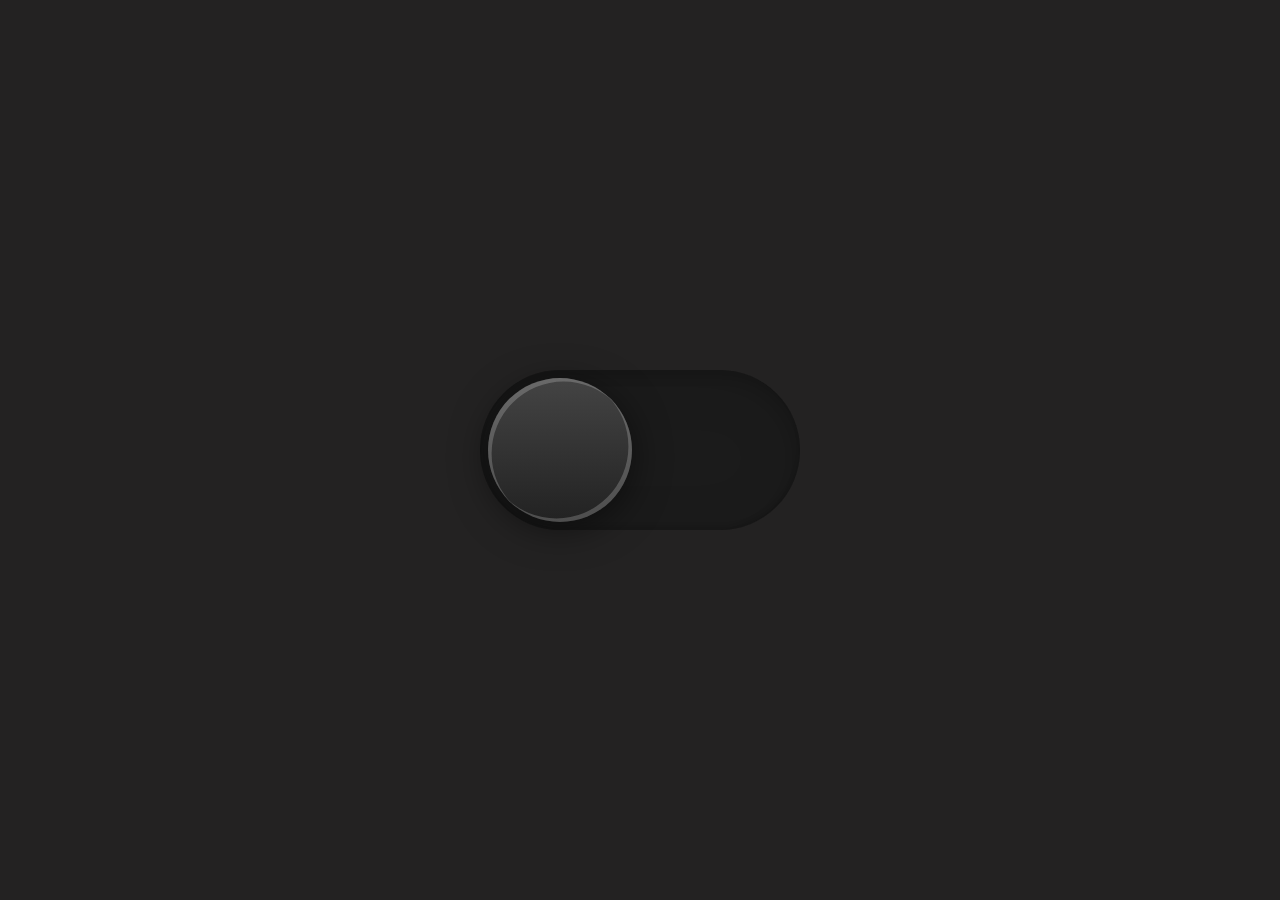
<file: Proyecto11/index.html>
<!DOCTYPE html>
<html lang="en">
<head>
    <meta charset="UTF-8">
    <meta name="viewport" content="width=device-width, initial-scale=1.0">
    <title>TOGGLE</title>
    <link rel="stylesheet" href="./css/style.css">
</head>
<body>
    
    <div id="toggle">
        <i class="circulo"></i>
    </div>

    <script src="./script.js"></script>
</body>
</html>
</file>
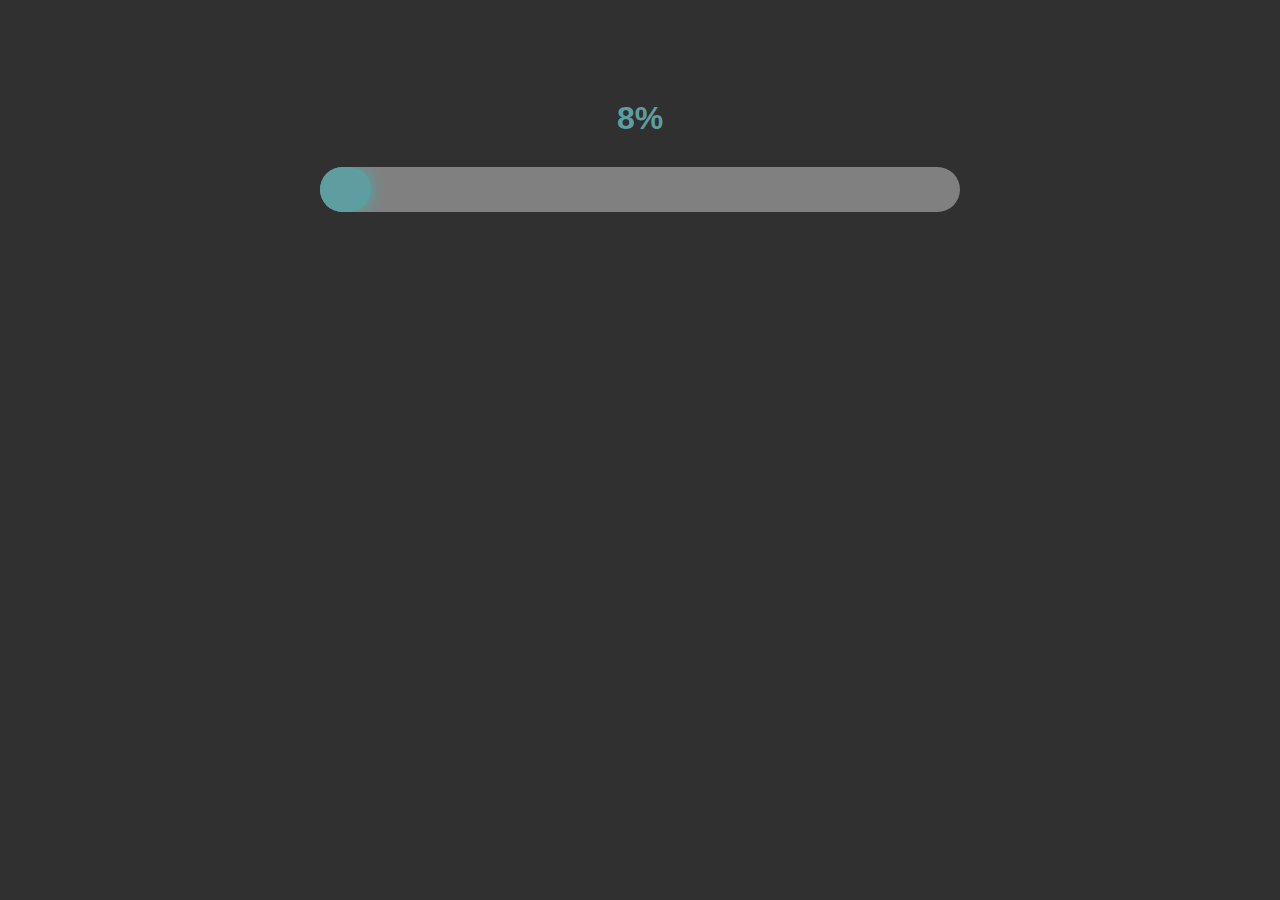
<file: Proyecto13/index.html>
<!DOCTYPE html>
<html lang="en">
<head>
    <meta charset="UTF-8">
    <meta name="viewport" content="width=device-width, initial-scale=1.0">
    <title>Barra de progreso</title>
    <link rel="stylesheet" href="./css/style.css">
</head>
<body>
    
    <div class="porcentaje">0</div>
    <div class="barra">
        <span class="progreso"></span>
    </div>

    <script src="./script.js"></script>
</body>
</html>
</file>
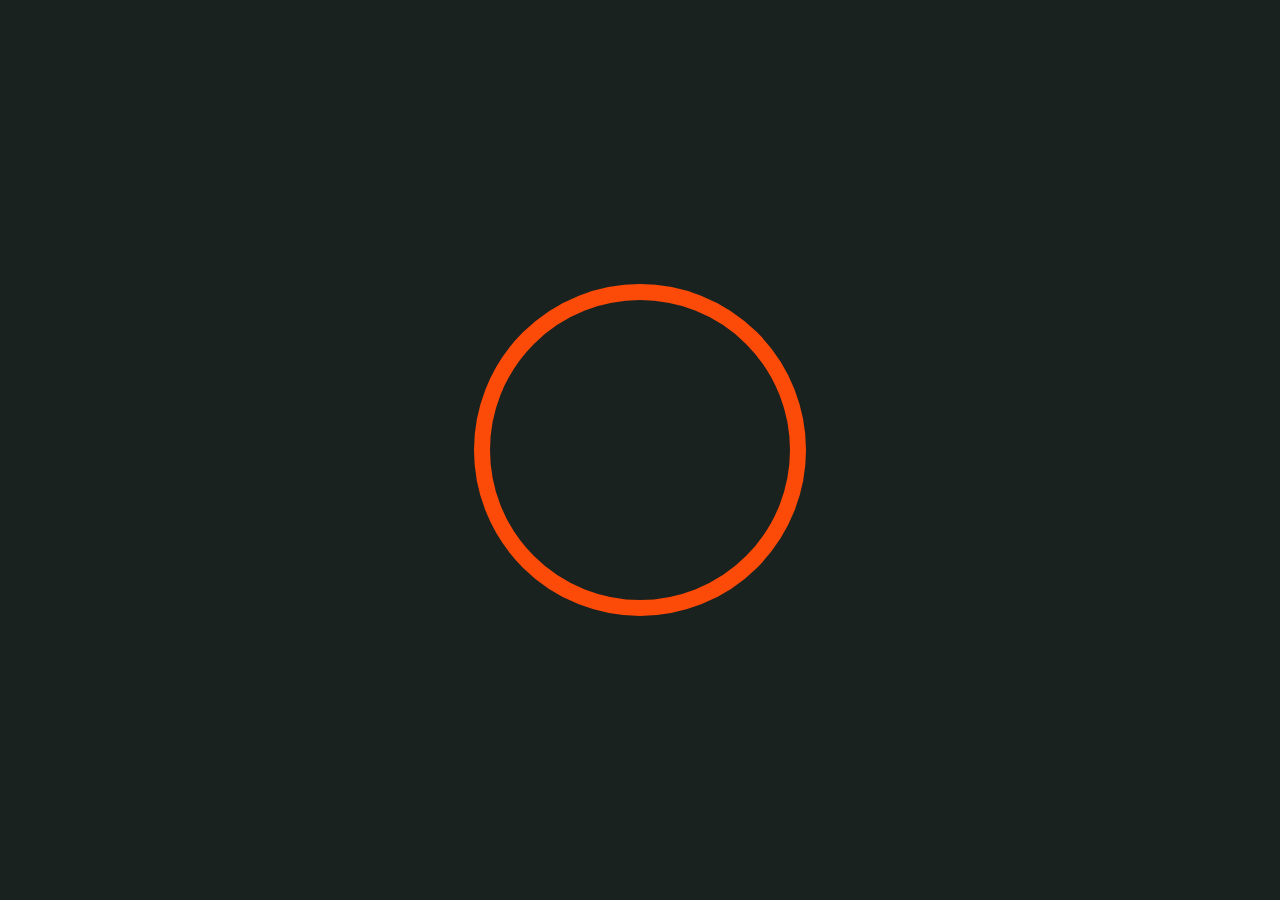
<file: Proyecto2/index.html>
<!DOCTYPE html>
<html lang="en">
<head>
    <meta charset="UTF-8">
    <meta name="viewport" content="width=device-width, initial-scale=1.0">
    <title>Reloj digital</title>
    <link rel="stylesheet" href="./css/estilos.css">
</head>
<body>
    
    <div class="reloj">
        
    </div>

    <script src="./script.js"></script>
</body>
</html>
</file>
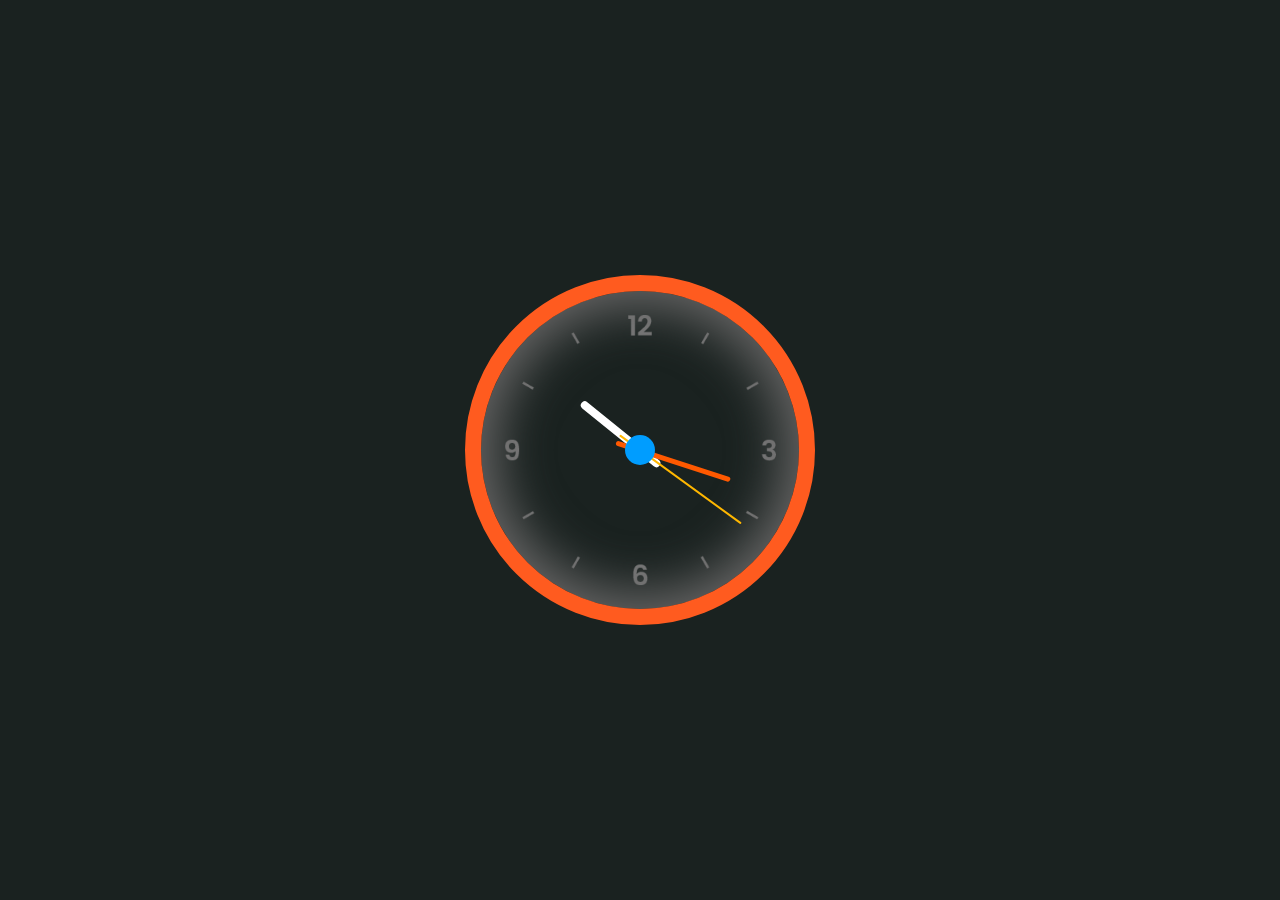
<file: Proyecto3/index.html>
<!DOCTYPE html>
<html lang="es">
<head>
    <meta charset="UTF-8">
    <meta name="viewport" content="width=device-width, initial-scale=1.0">
    <title>Reloj analogo</title>
    <link rel="stylesheet" href="./css/estilos.css">
</head>
<body>
    

    <div class="reloj">
        <div class="hora"></div>
        <div class="minuto"></div>
        <div class="segundo"></div>
    </div>

    <script src="./script.js"></script>
</body>
</html>
</file>
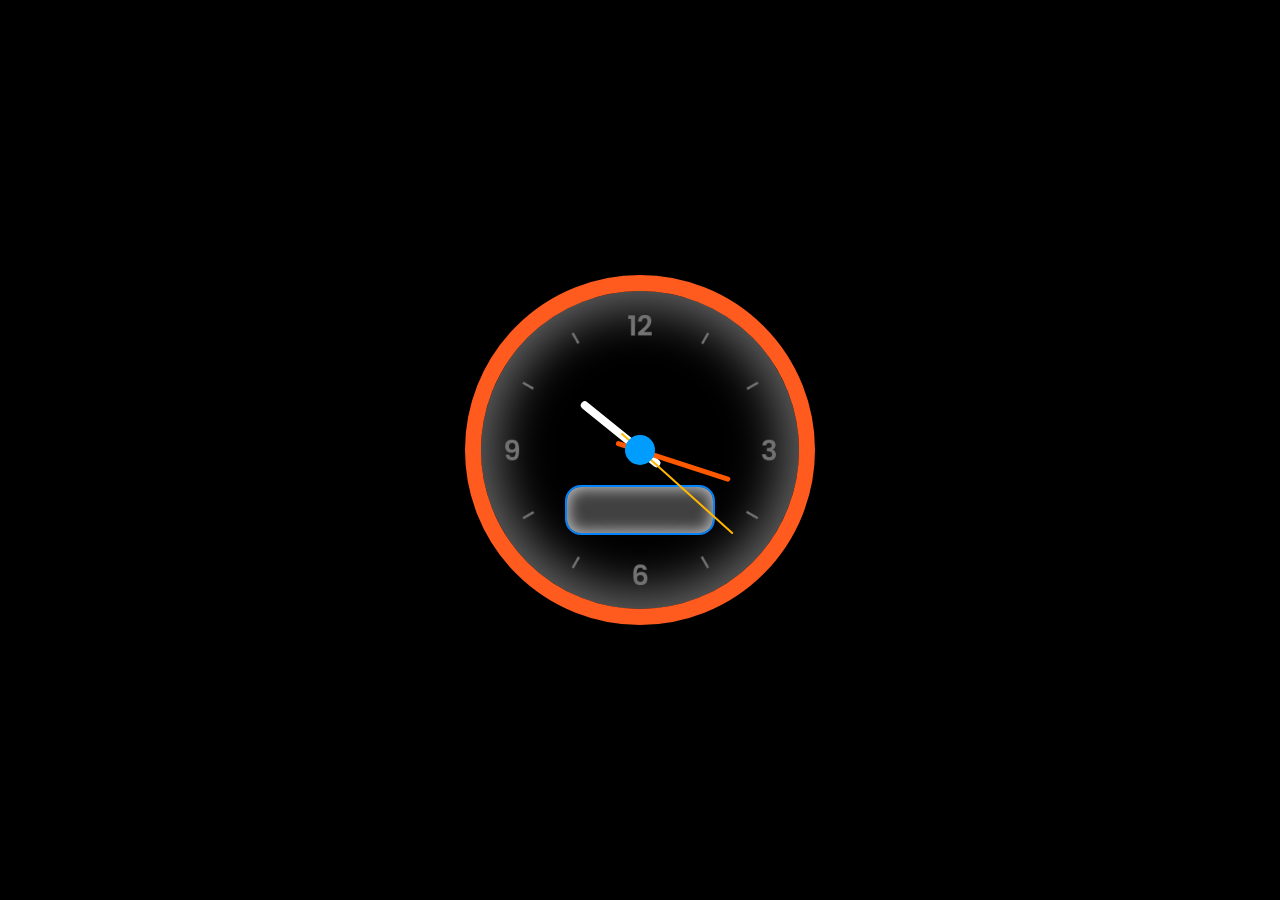
<file: Proyecto4/index.html>
<!DOCTYPE html>
<html lang="en">
<head>
    <meta charset="UTF-8">
    <meta name="viewport" content="width=device-width, initial-scale=1.0">
    <title>Reloj</title>
    <link rel="stylesheet" href="./css/estilos.css">
</head>
<body>
    
    <div class="reloj">
        <div class="hora"></div>
        <div class="minuto"></div>
        <div class="segundo"></div>
        <div class="digital"></div>
    </div>


    <script src="./script.js"></script>
</body>
</html>
</file>
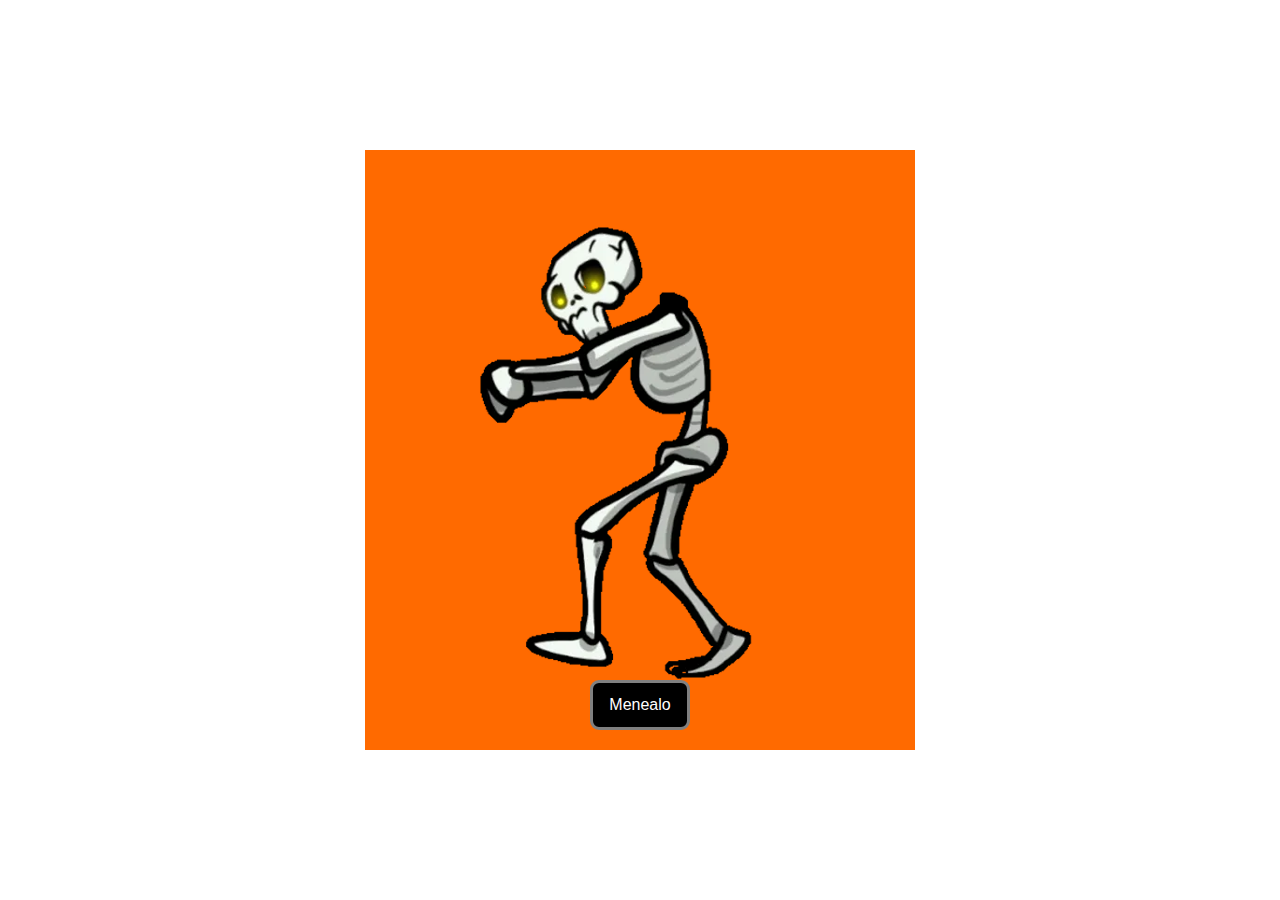
<file: Proyecto5/index.html>
<!DOCTYPE html>
<html lang="es">
<head>
    <meta charset="UTF-8">
    <meta name="viewport" content="width=device-width, initial-scale=1.0">
    <title>ESQUELETO</title>
    <link rel="stylesheet" href="./css/estilos.css">
</head>
<body>
    
    <div class="Baile">
        <div id="quieto" class="off">
            <div class="on-off" onclick="bailar()">Menealo</div>
        </div>
    </div>

    <script src="./script.js"></script>
</body>
</html>
</file>
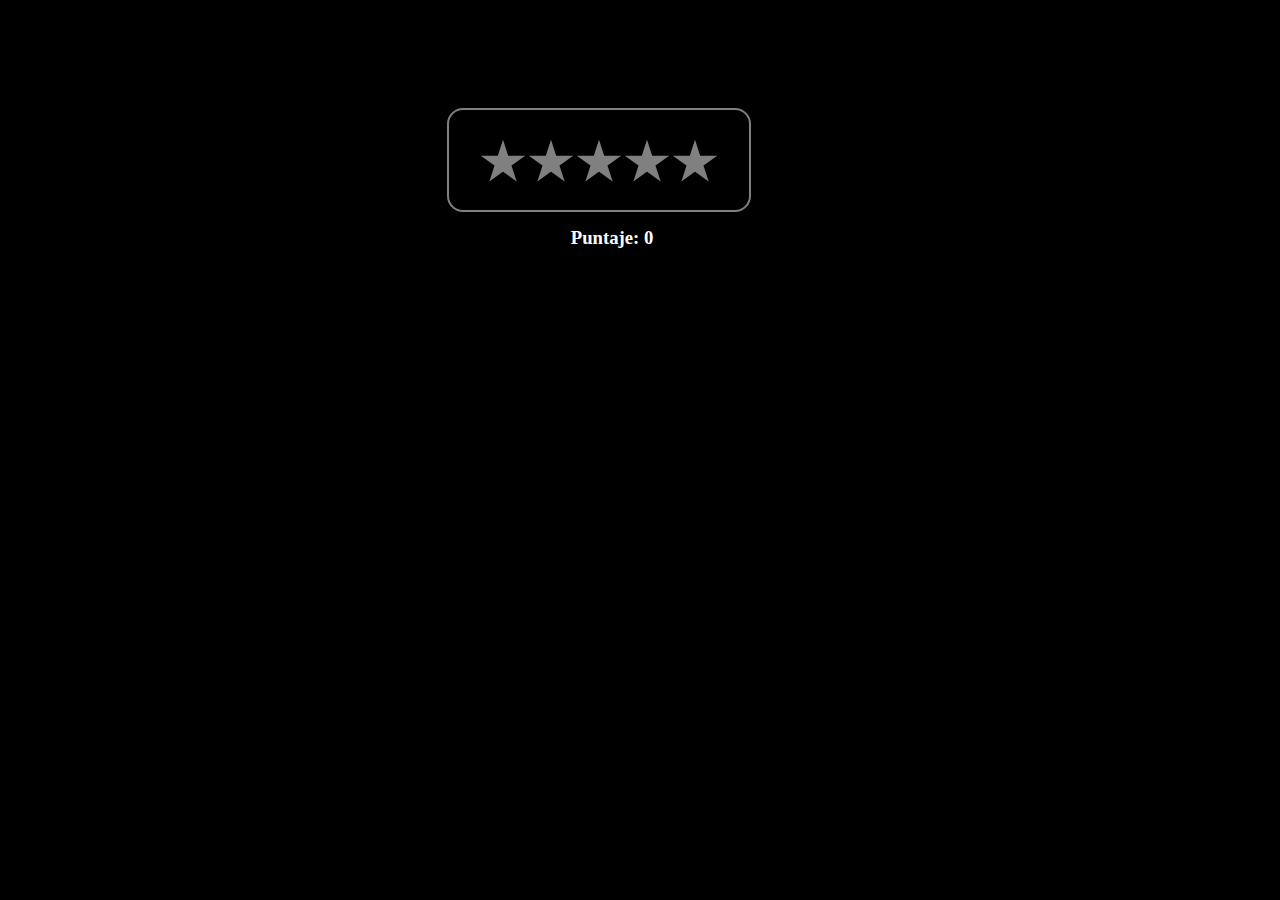
<file: Proyecto6/index.html>
<!DOCTYPE html>
<html lang="en">
<head>
    <meta charset="UTF-8">
    <meta name="viewport" content="width=device-width, initial-scale=1.0">
    <title>Puntaje</title>
    <link rel="stylesheet" href="./css/style.css">
</head>
<body>
    
    <div class="contenedor">
        <div class="puntaje"></div>
    </div>

    <h3 id="puntaje-actual">Puntaje: 0</h3>

    <script src="./script.js"></script>
</body>
</html>
</file>
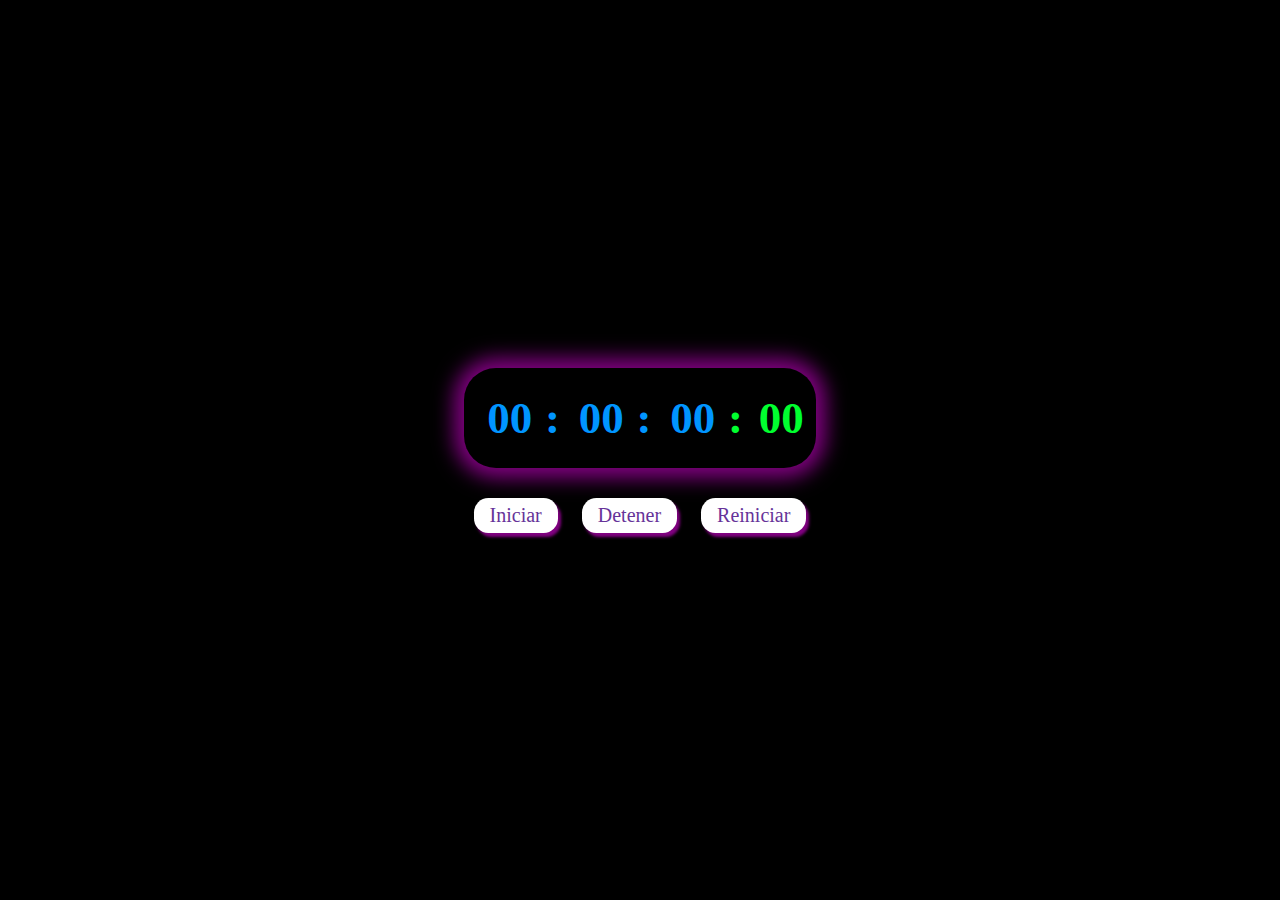
<file: Proyecto7/index.html>
<!DOCTYPE html>
<html lang="en">
<head>
    <meta charset="UTF-8">
    <meta name="viewport" content="width=device-width, initial-scale=1.0">
    <title>Cronometro</title>
    <link rel="stylesheet" href="./css/style.css">
</head>
<body>
    
    <div class="pantalla">
        <div class="cronometro">
            <span class="hora">00</span>
            <span class="separador">:</span>
            <span class="minuto">00</span>
            <span class="separador">:</span>
            <span class="segundo">00</span>
            <span class="separador-mili">:</span>
            <span class="milisegundo">00</span>
        </div>
        <div class="botones">
            <button class="iniciar">Iniciar</button>
            <button class="detener">Detener</button>
            <button class="reiniciar">Reiniciar</button>
        </div>
    </div>

    <script src="./script.js"></script>
</body>
</html>
</file>
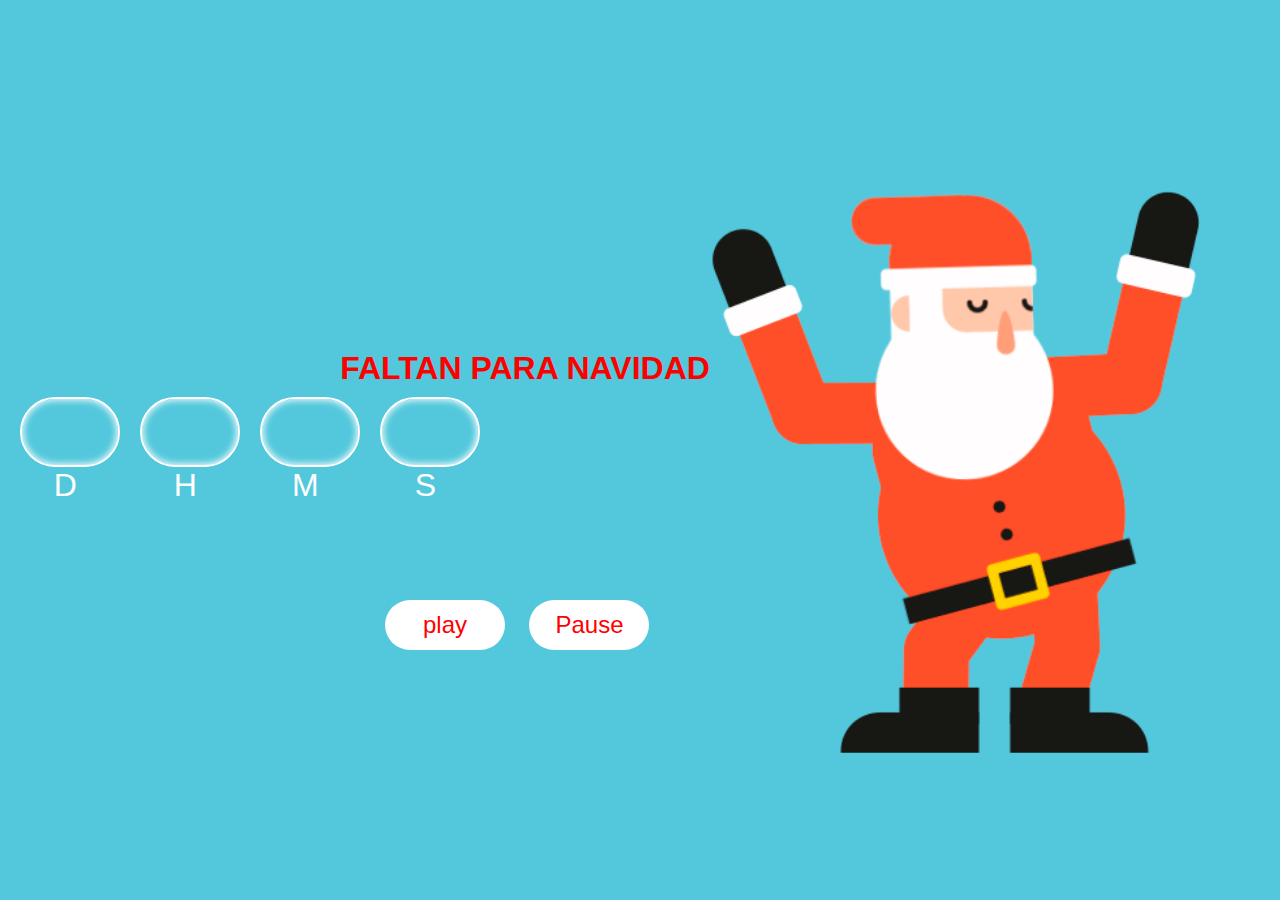
<file: Proyecto8/index.html>
<!DOCTYPE html>
<html lang="en">
<head>
    <meta charset="UTF-8">
    <meta name="viewport" content="width=device-width, initial-scale=1.0">
    <title>Cuenta regresiva</title>
    <link rel="stylesheet" href="./css/style.css">
</head>
<body>
    

    <p class="texto">FALTAN PARA NAVIDAD</p>
    <div id="cuentaRegresiva">
        <div id="reloj">
            <div class="d">
                <div class="dias"></div>
                <p>D</p>
            </div>
            <div class="h">
                <div class="horas"></div>
                <p>H</p>
            </div>
            <div class="m">
                <div class="minutos"></div>
                <p>M</p>
            </div>
            <div class="s">
                <div class="segundos"></div>
                <p>S</p>
            </div>
        </div>
        <div class="btns">
            <button id="inicio">play</button>
            <button id="detener">Pause</button>
        </div>
        <div class="imagen"></div>
    </div>

    <script src="./script.js"></script>
</body>
</html>
</file>
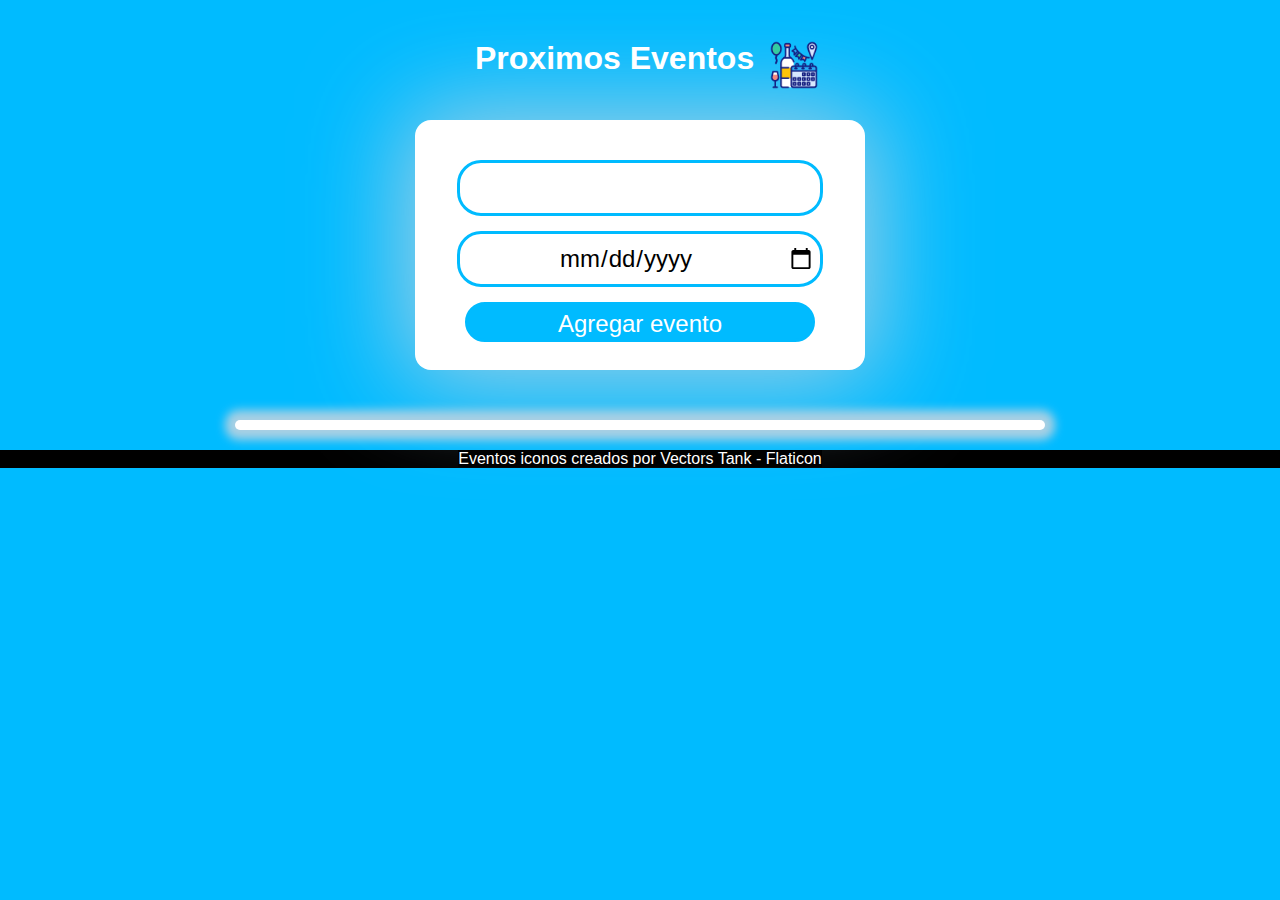
<file: Proyecto9/index.html>
<!DOCTYPE html>
<html lang="es">
<head>
    <meta charset="UTF-8">
    <meta name="viewport" content="width=device-width, initial-scale=1.0">
    <title>Eventos</title>
    <link rel="stylesheet" href="./css/style.css">
</head>
<body>
<div class="todo">
    <div class="eventos">
        <div class="proximos">
            <h1>Proximos Eventos</h1>
            <div class="imagen"></div>
        </div>
        <div class="formulario">
            <form>
                <input type="text" id="nombreEvento">
                <input type="date" id="fechaEvento">
                <input type="submit" id="agregar" value="Agregar evento">
            </form>
        </div>

        <div class="listaEventos2" id="listaEventos"></div>

    </div>
</div>

<footer>
    <a href="https://www.flaticon.es/iconos-gratis/eventos" target="_blank" title="eventos iconos">Eventos iconos creados por Vectors Tank - Flaticon</a>
</footer>
    <script src="./script.js"></script>
</body>
</html>
</file>
<file: Proyecto11/css/style.css>
*{
    margin: 0;
    padding: 0;
    box-sizing: border-box;
}
body{
    background-color: rgb(35, 34, 34);
    display: flex;
    justify-content: center;
    align-items: center;
    flex-direction: column;
    min-height: 100vh;
    transition: .5s;

    &.toggleBlanco{
        background-color: aliceblue;
    }

}


#toggle{
    height: 160px;
    width: 320px;
    background-color: #1b1b1b;
    box-shadow: inset 0 8px 60px rgb(0, 0, 0, 0.1),
                inset 0 8px 8px rgb(0, 0, 0, 0.1),
                inset 0 -4px 4px rgb(0, 0, 0, 0.1);
    position: relative;
    border: none;
    cursor: pointer;
    transform: .5s;
    appearance: none;
    border-radius: 160px;

    &.toggleBlanco{
        background-color: aliceblue;
        box-shadow: inset 0 2px 60px rgba(0, 0, 0, 0.1),
                    inset 0 2px 8px rgba(0, 0, 0, 0.1),
                    inset 0 -4px 4px rgba(0, 0, 0, 0.05);
        .circulo{
            left: 160px;
            box-shadow: 0 8px 20px rgba(0, 0, 0, 0.1),
                        inset 4px 4px rgba(255, 255, 255, 1),
                        inset -4px 4px rgba(255, 255, 255, 1);
            background: linear-gradient(to bottom, aliceblue, #fafafa);
        }
    }

}
.circulo{
    position: absolute;
    top: 0;
    left: 0;
    width: 160px;
    height: 160px;
    content: "";
    background:  linear-gradient(to bottom, #444, #222);
    border-radius: 50vh;
    transform: scale(0.9);
    transition: .5s;
    box-shadow: 0 8px 40px rgb(0, 0, 0, 0.5),
                inset 4px 4px rgb(255, 255, 255, 0.2),
                inset -4px -4px rgb(255, 255, 255, 0.2);
}
</file>
<file: Proyecto13/css/style.css>
*{
    margin: 0;
    padding: 0;
    box-sizing: border-box;
}
body{
    background-color: rgb(48, 48, 48);
}
.barra{
    background-color: gray;
    height: 45px;
    width: 50%;
    margin: 130px auto;
    box-shadow: inset 6px 6px 12px #303030,
                inset -6px -6px -12px #404040;
    overflow: hidden;
    border: none;
    border-radius: 20rem;
}
.progreso{
    height: 100%;
    width: 0;
    background-color: cadetblue;
    box-shadow: 0 0 10px cadetblue,
                0 0 20px cadetblue;
    display: block;
    border-radius: 20rem;
}
.progreso.green1{
    background-color: chartreuse;
}
.porcentaje{
    font-size: 2rem;
    font-family: 'Gill Sans', 'Gill Sans MT', Calibri, 'Trebuchet MS', sans-serif;
    font-weight: bold;
    text-align: center;
    transform: translatey(100px);
    color: cadetblue;
}
.porcentaje.green{
    color: chartreuse;
}

body.celebracion{
    background-image: url("../img/imagen.gif");
    background-size: cover;
    background-repeat: no-repeat;
}
</file>
<file: Proyecto2/css/estilos.css>
body{
    margin: 0;
    min-width: 100vh;
    /*definir alto de la pantalla*/
    height: 100vh;
    display: grid;
    justify-content: center;
    align-items: center;
    background-color: rgb(26, 34, 32);
}
.reloj{
    border: 16px solid #fc4b08;
    width: 300px;
    height: 300px;
    display: flex;
    justify-content: center;
    align-items: center;
    border-radius: 50vh;
    font-family: monospace;
    font-size: 3rem;
    color: #fc4b08;
}
.reloj:hover{
    border: 1rem solid rgb(0, 132, 255);
    color: rgb(0, 132, 255);
}
</file>
<file: Proyecto3/css/estilos.css>
*{
    margin: 0;
    padding: 0;
    box-sizing: border-box;
}
body{
    display: flex;
    align-items: center;
    justify-content: center;
    min-height: 100vh;
    background-color: rgb(26, 34, 32);
}
.reloj{
    width: 350px;
    height: 350px;
    display: flex;
    justify-content: center;
    align-items: center;
    background-image: url(../imgs/reloj.png);
    background-size: cover; 
    border: 16px solid rgb(255, 91, 31);
    border-radius: 50vh;
    box-shadow: inset 0px 0px 50px 15px rgb(103, 102, 102);
}
.reloj:hover{
    border: 1rem solid rgb(0, 132, 255);;
}
.reloj::before{
    content: '';
    position: absolute;
    width: 30px;
    height: 30px;
    background-color: rgb(0, 157, 255);
    border-radius: 50vh;
    z-index: 10;
}
.hora{
    width: 150px;
    height: 150px;
}
.minuto{
    width: 190px;
    height: 190px;
}
.segundo{
    width: 250px;
    height: 250px;
}
.hora::before{
    content: '';
    position: absolute;
    width: 8px;
    height: 100px;
    background-color: rgb(255, 255, 255);
    z-index: 2;
    border-radius: 50vh;
}
.minuto::before{
    content: '';
    position: absolute;
    width: 5px;
    height: 120px;
    background-color: rgb(255, 89, 0);
    z-index: 3;
    border-radius: 50vh;
}
.segundo::before{
    content: '';
    position: absolute;
    width: 1.8px;
    height: 150px;
    background-color: rgb(255, 183, 0);
    z-index: 4;
    border-radius: 50vh;
}
.hora, .minuto, .segundo{
    display: flex;
    justify-content: center;
    position: absolute;
    border-radius: 50vh;
}
</file>
<file: Proyecto4/css/estilos.css>
*{
    margin: 0;
    padding: 0;
    box-sizing: border-box;
}
body{
    display: flex;
    align-items: center;
    justify-content: center;
    min-height: 100vh;
    background-color: black;
}
.reloj{
    width: 350px;
    height: 350px;
    display: flex;
    justify-content: center;
    align-items: center;
    background-image: url(../imgs/reloj.png);
    background-size: cover; 
    border: 16px solid rgb(255, 91, 31);
    border-radius: 50vh;
    box-shadow: inset 0px 0px 50px 15px rgb(103, 102, 102);
}
.reloj::before{
    content: '';
    position: absolute;
    width: 30px;
    height: 30px;
    background-color: rgb(0, 157, 255);
    border-radius: 50vh;
    z-index: 10;
}
.hora{
    width: 150px;
    height: 150px;
}
.minuto{
    width: 190px;
    height: 190px;
}
.segundo{
    width: 250px;
    height: 250px;
}
.hora::before{
    content: '';
    position: absolute;
    width: 8px;
    height: 100px;
    background-color: rgb(255, 255, 255);
    z-index: 2;
    border-radius: 50vh;
}
.minuto::before{
    content: '';
    position: absolute;
    width: 5px;
    height: 120px;
    background-color: rgb(255, 89, 0);
    z-index: 3;
    border-radius: 50vh;
}
.segundo::before{
    content: '';
    position: absolute;
    width: 1.8px;
    height: 150px;
    background-color: rgb(255, 183, 0);
    z-index: 8;
    border-radius: 50vh;
}
.hora, .minuto, .segundo{
    display: flex;
    justify-content: center;
    position: absolute;
    border-radius: 50vh;
}
.digital{
    width: 150px;
    height: 50px;
    background-color: rgba(121, 121, 121, 0.534);
    border: 2px solid rgb(0, 132, 255);
    border-radius: 16px;
    position: relative;
    top: 60px;
    display: flex;
    align-items: center;
    justify-content: center;
    font-family: monospace;
    font-size: 1.5rem;
    color: #e77349;
    z-index: -1;
    box-shadow: inset 0px 0px 15px 1px rgb(206, 206, 206);
    font-weight: 900;
}
.reloj:hover{
    border: 1rem solid rgb(0, 132, 255);
}
</file>
<file: Proyecto5/css/estilos.css>
*{
    margin: 0;
    padding: 0;
    box-sizing: border-box;
}
body{
    align-items: center;
    justify-content: center;
    display: flex;
    min-height: 100vh;
}
.off{
    width: 550px;
    height: 600px;
    background-color: rgb(255, 106, 0);
    display: flex;
    align-items: end;
    justify-content: center;
    background-image: url("../imgs/esqueleto2.png");
}
.off.on{
    background-image: url("../imgs/esqueleto1.gif");
}
.on-off{
    width: 100px;
    height: 50px;
    background-color: black;
    border-radius: 1vh;
    border: 0.2rem solid gray;
    color: #fff;
    position: fixed;
    align-items: center;
    justify-content: center;
    display: flex;
    font-family: 'Gill S ans', 'Gill Sans MT', Calibri, 'Trebuchet MS', sans-serif;
    margin-bottom: 20px;
    cursor: pointer;
}
.on-off:hover{
    background-color: red;
    border: 0.2rem solid black;
    color: black;
    font-size: 1.5rem;
}
</file>
<file: Proyecto6/css/style.css>
body{
    background-color: black;
    display: flex;
    justify-content: center;
}
.contenedor{
    width: 300px;
    height: 100px;
    display: flex;
    justify-content: center;
    align-items: center;
    border-radius: 1rem;
    border: 2px solid gray;
    margin-top: 100px;
}
.puntaje{
    display: flex;
    justify-content: center;
    align-items: center;
}
.item{
    background-color: gray;
    width: 48px;
    height: 45px;
    cursor: pointer;
    -webkit-mask-image: url(../imgs/estar.svg);
    mask-image: url("../imgs/estar.svg");
}   
.item.selec{
    background-color: gold;
}
h3{
    color: white;
    position: relative;
    top: 200px;
    right: 180px;
}
</file>
<file: Proyecto7/css/style.css>
*{
    margin: 0;
    padding: 0;
    box-sizing: border-box;
    font-family: 'Times New Roman', Times, serif;
}
body{
    min-height: 100vh;
    min-width: 100vw;
    display: flex;
    align-items: center;
    justify-content: center;
    background-color: black;
}
.pantalla{
    user-select: none;
}
.pantalla .cronometro{
    height: 100px;
    background: transparent;
    display: flex;
    align-items: center;
    justify-content: space-evenly;
    border-radius: 2rem;
    box-shadow:  0px 0px 20px 10px purple;
    border: none;
}
.pantalla .cronometro span{
    width: 80px;
    text-align: center;
    font-size: 45px;
    font-weight: 550;
    color: rgb(0, 149, 255);
}
.cronometro span.separador{
    width: 10px;
}
.cronometro span.separador-mili{
    width: 15px;
    margin-right: -8px;
}
.milisegundo, .segundo, .minuto, .hora{
    margin-right: -11px;
}
.cronometro span.separador-mili,
.cronometro span.milisegundo{
    color: rgb(0, 255, 47);
}
.pantalla .botones{
    text-align: center;
    margin-top: 30px;
}
.pantalla button{
    padding: 6px 16px;
    outline: none;
    border: none;
    margin: 0px 10px;
    color: rebeccapurple;
    background-color: white;
    font-size: 20px;
    font-weight: 500;
    border-radius: 0.9rem;
    cursor: pointer;
    box-shadow: 3px 4px 3px 0px purple;
}
.botones button.on{
    pointer-events: none;
    opacity: 0.7;
    background-color: gray;
}
</file>
<file: Proyecto8/css/style.css>
*{
    margin: 0;
    padding: 0;
    box-sizing: border-box;
    font-family: Arial, Helvetica, sans-serif;
}
body{
    background-color: #53C8DC;
}
.texto{
    color: rgb(255, 0, 0);
    font-weight: 700;
    font-size: 2rem;
    position: absolute;
    top: 350px;
    left: 300px;
    text-align: center;
    width: 450px;
}

#cuentaRegresiva{
    width: 100%;
    height: 100vh;
    display: flex;
    align-items: center;
    justify-content: center;
}
#reloj{
    width: 550px;
    height: 100px;
    color: #fff;
    font-size: 3rem;
    text-align: center;
    border-radius: 1rem;
    display: flex;
    justify-content: center;
    align-items: center;
    margin-right: 100px;
}

.d .dias,
.h .horas,
.m .minutos,
.s .segundos{
    display: flex;
    justify-content: center;
    align-items: center;
    width: 100px;
    height: 70px;
    border-radius: 3rem;
    border: 2px solid white;
    box-shadow: inset 0px 0px 7px 1px white;
    margin-left: 20px;
}
.d p,
.h p,
.m p,
.s p{
    font-size: 2rem;
    font-weight: 500;
    text-align: center;
    margin-right: -10px;
}
.imagen{
    width: 800px;
    height: 75%;
    background-image: url("../img/papaNoel.png");
    background-size: cover;
}
.imagen.baile{
    background-image: url("../img/papaNoel.gif");
    width: 800px;
}
.btns{
    position: absolute;
    top: 600px;
    left: 365px;
}
.btns button{
    border: none;
    width: 120px;
    height: 50px;
    border-radius: 2rem;
    background-color: white;
    color: red;
    font-weight: 500;
    font-size: 1.5rem;
    margin-left: 20px;
    cursor: no-drop;
}
.btns .botones{
    background-color: red;
    color: white;
    cursor: pointer;
}
.btns .botones:hover{
    background-color: rgba(255, 0, 0, 0.688);
}
</file>
<file: Proyecto9/css/style.css>
*{
    font-family:Arial, Helvetica, sans-serif;
    margin: 0;
    padding: 0;
}
body{
    background-color: rgb(0, 187, 255);
}
.todo{
    display: flex;
    justify-content: center;
}
.eventos{
    text-align: center;
}
.proximos{
    color: #fff;
    margin-top: 40px;
    display: flex;
    text-align: center;
    margin-left: 240px;
}
.imagen{
    height: 50px;
    width: 50px;
    background-image: url(../img/imagen.png);
    background-size: cover;
    margin-left: 15px;
}
.formulario{
    width: 450px;
    height: 250px;
    margin-top: 30px;
    background-color: white;
    border-radius: 1rem;
    box-shadow: 0px 0px 100px 10px rgb(168, 208, 228);
    margin-left: 180px;
    margin-bottom: 50px;
}
form{
    display: flex;
    flex-direction: column;
    align-items: center;
    justify-content: center;
}
#agregar{
    background-color: rgb(0, 187, 255);
    color: #fff;
    font-size: 1.5rem;
    cursor: pointer;
}
#agregar:active{
    border: 2px solid rgb(0, 145, 255);
    background-color: rgb(0, 145, 255);
}
input{
    height: 40px;
    width: 350px;
    border-radius: 1.5rem;
    border: 3px solid rgb(0, 187, 255);
    position: relative;
    top: 25px;
    margin-top: 15px;
    padding: 5px;
    font-size: 1.5rem;
    text-align: center;
}
.listaEventos2{
    background-color: #fff;
    width: 800px;
    box-shadow: 0px 0px 10px 10px rgb(168, 208, 228);
    border-radius: 1rem;
    padding: 5px;
    margin-bottom: 20px;
}
.evento{
    height: 80px;
    border: 3px solid rgb(0, 187, 255);
    margin: 10px 10px;
    border-radius: 1rem;
    display: flex;
}
.dias{
    margin: 5px 10px;
    display: flex;
    flex-direction: column;
    font-size: 1.2rem;
    width: 20%;
}
.diasFaltantes{
    color: rgb(72, 255, 0);
    font-weight: 800;
    font-size: 2rem;
}
.nombreEvento{
    margin: 15px 20px;
    overflow-x: auto;
    font-size: 2rem;
    width: 40%;
}
.fechaEvento{
    margin: 30px 10px;
}
.acciones{
    margin-right: 20px;
}
button{
    font-size: 1.2rem;
    background-color: rgb(72, 255, 0);
    border: none;
    height: 50px;
    width: 80px;
    margin: 15px 20px;
    border-radius: 0.5rem;
}
button:hover{
    background-color: red;
    color: #fff;
}

footer, a{
    text-align: center;
    background-color: black;
    color: #fff;
    text-decoration: none;
}
a:hover{
    text-decoration: underline;
}
</file>
